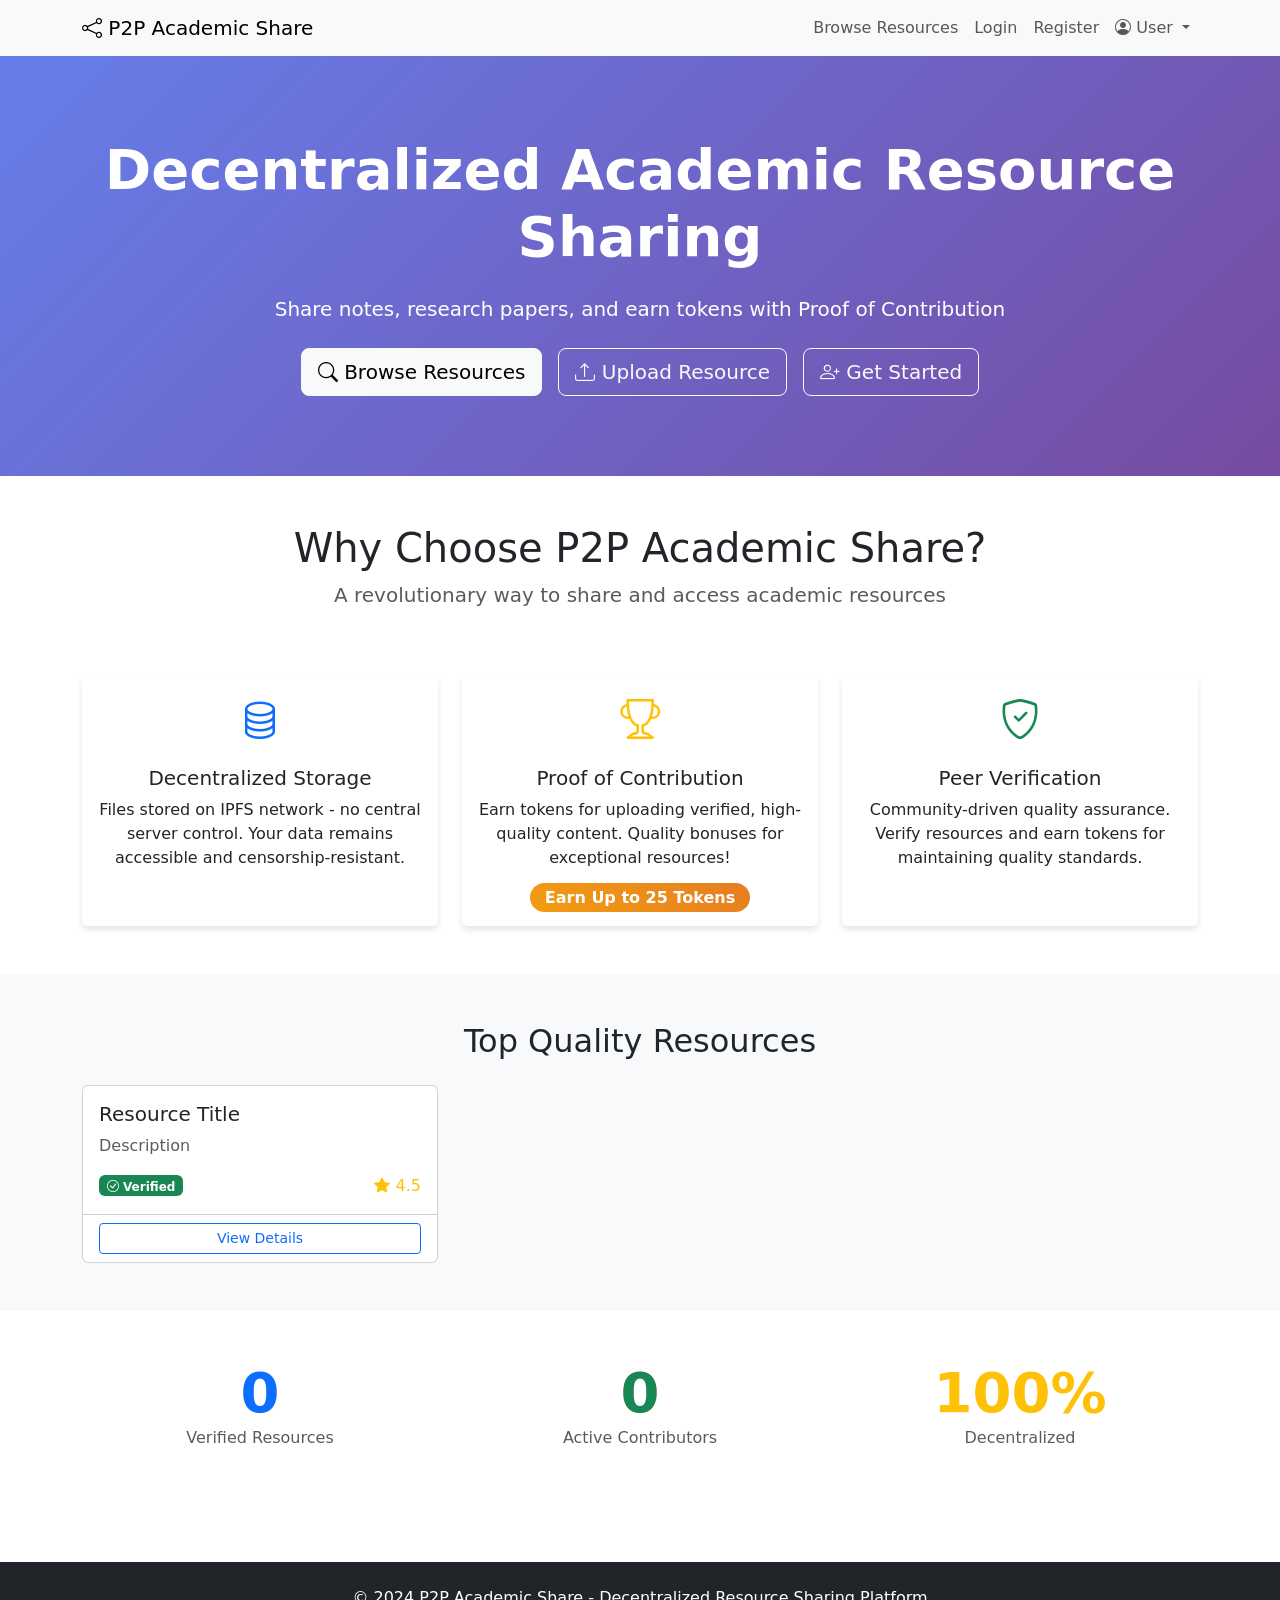
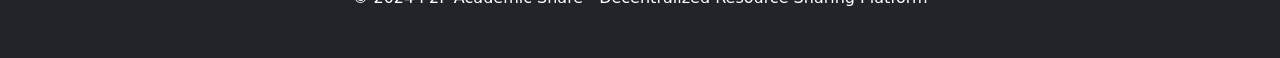
<file: target/classes/templates/index.html>
<!DOCTYPE html>
<html lang="en" xmlns:th="http://www.thymeleaf.org">
<head>
    <meta charset="UTF-8">
    <meta name="viewport" content="width=device-width, initial-scale=1.0">
    <title>P2P Academic Share - Decentralized Resource Sharing</title>
    <link href="https://cdn.jsdelivr.net/npm/bootstrap@5.3.0/dist/css/bootstrap.min.css" rel="stylesheet">
    <link rel="stylesheet" href="https://cdn.jsdelivr.net/npm/bootstrap-icons@1.11.0/font/bootstrap-icons.css">
    <style>
        .hero-section {
            background: linear-gradient(135deg, #667eea 0%, #764ba2 100%);
            color: white;
            padding: 80px 0;
        }
        .feature-card {
            transition: transform 0.3s;
            border: none;
            box-shadow: 0 4px 6px rgba(0,0,0,0.1);
        }
        .feature-card:hover {
            transform: translateY(-5px);
        }
        .token-badge {
            background: linear-gradient(45deg, #f39c12, #e67e22);
            color: white;
            padding: 5px 15px;
            border-radius: 20px;
            font-weight: bold;
        }
    </style>
</head>
<body>
    <!-- Navigation -->
    <nav class="navbar navbar-expand-lg navbar-light bg-light">
        <div class="container">
            <a class="navbar-brand" href="/">
                <i class="bi bi-share"></i> P2P Academic Share
            </a>
            <button class="navbar-toggler" type="button" data-bs-toggle="collapse" data-bs-target="#navbarNav">
                <span class="navbar-toggler-icon"></span>
            </button>
            <div class="collapse navbar-collapse" id="navbarNav">
                <ul class="navbar-nav ms-auto">
                    <li class="nav-item">
                        <a class="nav-link" href="/resources">Browse Resources</a>
                    </li>
                    <li class="nav-item" th:if="${session.userId == null}">
                        <a class="nav-link" href="/login">Login</a>
                    </li>
                    <li class="nav-item" th:if="${session.userId == null}">
                        <a class="nav-link" href="/register">Register</a>
                    </li>
                    <li class="nav-item dropdown" th:if="${session.userId != null}">
                        <a class="nav-link dropdown-toggle" href="#" role="button" data-bs-toggle="dropdown">
                            <i class="bi bi-person-circle"></i> <span th:text="${session.username}">User</span>
                        </a>
                        <ul class="dropdown-menu">
                            <li><a class="dropdown-item" href="/dashboard">Dashboard</a></li>
                            <li><a class="dropdown-item" href="/upload">Upload Resource</a></li>
                            <li><hr class="dropdown-divider"></li>
                            <li><a class="dropdown-item" href="/logout">Logout</a></li>
                        </ul>
                    </li>
                </ul>
            </div>
        </div>
    </nav>

    <!-- Hero Section -->
    <div class="hero-section">
        <div class="container text-center">
            <h1 class="display-4 fw-bold mb-4">Decentralized Academic Resource Sharing</h1>
            <p class="lead mb-4">Share notes, research papers, and earn tokens with Proof of Contribution</p>
            <div class="d-flex justify-content-center gap-3">
                <a href="/resources" class="btn btn-light btn-lg">
                    <i class="bi bi-search"></i> Browse Resources
                </a>
                <a href="/upload" class="btn btn-outline-light btn-lg" th:if="${session.userId != null}">
                    <i class="bi bi-upload"></i> Upload Resource
                </a>
                <a href="/register" class="btn btn-outline-light btn-lg" th:if="${session.userId == null}">
                    <i class="bi bi-person-plus"></i> Get Started
                </a>
            </div>
        </div>
    </div>

    <!-- Features Section -->
    <div class="container py-5">
        <div class="row text-center mb-5">
            <div class="col">
                <h2 class="display-6">Why Choose P2P Academic Share?</h2>
                <p class="lead text-muted">A revolutionary way to share and access academic resources</p>
            </div>
        </div>
        
        <div class="row g-4">
            <div class="col-md-4">
                <div class="card feature-card h-100">
                    <div class="card-body text-center">
                        <i class="bi bi-database fs-1 text-primary"></i>
                        <h5 class="card-title mt-3">Decentralized Storage</h5>
                        <p class="card-text">Files stored on IPFS network - no central server control. Your data remains accessible and censorship-resistant.</p>
                    </div>
                </div>
            </div>
            
            <div class="col-md-4">
                <div class="card feature-card h-100">
                    <div class="card-body text-center">
                        <i class="bi bi-trophy fs-1 text-warning"></i>
                        <h5 class="card-title mt-3">Proof of Contribution</h5>
                        <p class="card-text">Earn tokens for uploading verified, high-quality content. Quality bonuses for exceptional resources!</p>
                        <span class="token-badge">Earn Up to 25 Tokens</span>
                    </div>
                </div>
            </div>
            
            <div class="col-md-4">
                <div class="card feature-card h-100">
                    <div class="card-body text-center">
                        <i class="bi bi-shield-check fs-1 text-success"></i>
                        <h5 class="card-title mt-3">Peer Verification</h5>
                        <p class="card-text">Community-driven quality assurance. Verify resources and earn tokens for maintaining quality standards.</p>
                    </div>
                </div>
            </div>
        </div>
    </div>

    <!-- Top Resources Section -->
    <div class="bg-light py-5" th:if="${not #lists.isEmpty(topResources)}">
        <div class="container">
            <h2 class="text-center mb-4">Top Quality Resources</h2>
            <div class="row g-4">
                <div class="col-md-4" th:each="resource : ${topResources}">
                    <div class="card h-100">
                        <div class="card-body">
                            <h5 class="card-title" th:text="${resource.title}">Resource Title</h5>
                            <p class="card-text text-muted" th:text="${#strings.abbreviate(resource.description, 100)}">Description</p>
                            <div class="d-flex justify-content-between align-items-center">
                                <span class="badge bg-success" th:if="${resource.verificationStatus.name() == 'VERIFIED'}">
                                    <i class="bi bi-check-circle"></i> Verified
                                </span>
                                <span class="text-warning">
                                    <i class="bi bi-star-fill"></i> 
                                    <span th:text="${#numbers.formatDecimal(resource.qualityScore, 1, 1)}">4.5</span>
                                </span>
                            </div>
                        </div>
                        <div class="card-footer bg-transparent">
                            <a th:href="@{/resources/{id}(id=${resource.id})}" class="btn btn-outline-primary btn-sm w-100">
                                View Details
                            </a>
                        </div>
                    </div>
                </div>
            </div>
        </div>
    </div>

    <!-- Stats Section -->
    <div class="container py-5">
        <div class="row text-center">
            <div class="col-md-4 mb-3">
                <div class="display-4 fw-bold text-primary" th:text="${totalResources}">0</div>
                <div class="text-muted">Verified Resources</div>
            </div>
            <div class="col-md-4 mb-3">
                <div class="display-4 fw-bold text-success" th:text="${#lists.size(topContributors)}">0</div>
                <div class="text-muted">Active Contributors</div>
            </div>
            <div class="col-md-4 mb-3">
                <div class="display-4 fw-bold text-warning">100%</div>
                <div class="text-muted">Decentralized</div>
            </div>
        </div>
    </div>

    <!-- Footer -->
    <footer class="bg-dark text-white py-4 mt-5">
        <div class="container text-center">
            <p class="mb-0">&copy; 2024 P2P Academic Share - Decentralized Resource Sharing Platform</p>
            <small class="text-muted">Powered by IPFS and Proof of Contribution</small>
        </div>
    </footer>

    <script src="https://cdn.jsdelivr.net/npm/bootstrap@5.3.0/dist/js/bootstrap.bundle.min.js"></script>
</body>
</html>
</file>
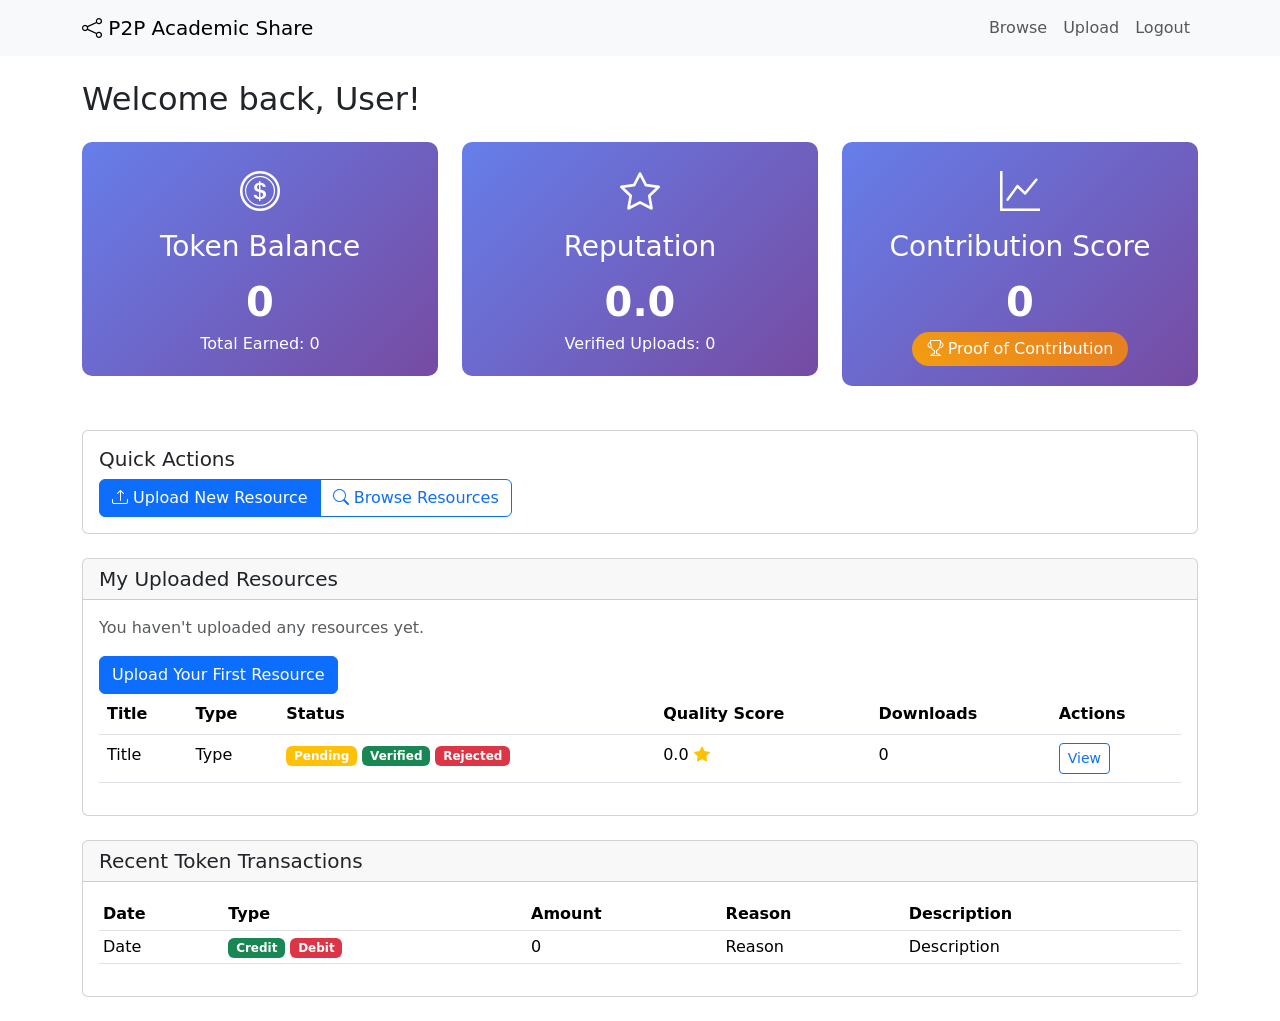
<file: target/classes/templates/dashboard.html>
<!DOCTYPE html>
<html lang="en" xmlns:th="http://www.thymeleaf.org">
<head>
    <meta charset="UTF-8">
    <meta name="viewport" content="width=device-width, initial-scale=1.0">
    <title>Dashboard - P2P Academic Share</title>
    <link href="https://cdn.jsdelivr.net/npm/bootstrap@5.3.0/dist/css/bootstrap.min.css" rel="stylesheet">
    <link rel="stylesheet" href="https://cdn.jsdelivr.net/npm/bootstrap-icons@1.11.0/font/bootstrap-icons.css">
    <style>
        .stat-card {
            background: linear-gradient(135deg, #667eea 0%, #764ba2 100%);
            color: white;
            border-radius: 10px;
            padding: 20px;
            margin-bottom: 20px;
        }
        .token-balance {
            font-size: 2.5rem;
            font-weight: bold;
        }
        .contribution-score {
            background: linear-gradient(45deg, #f39c12, #e67e22);
            color: white;
            padding: 5px 15px;
            border-radius: 20px;
            display: inline-block;
        }
    </style>
</head>
<body>
    <nav class="navbar navbar-expand-lg navbar-light bg-light">
        <div class="container">
            <a class="navbar-brand" href="/">
                <i class="bi bi-share"></i> P2P Academic Share
            </a>
            <div class="navbar-nav ms-auto">
                <a class="nav-link" href="/resources">Browse</a>
                <a class="nav-link" href="/upload">Upload</a>
                <a class="nav-link" href="/logout">Logout</a>
            </div>
        </div>
    </nav>

    <div class="container py-4">
        <h2 class="mb-4">
            Welcome back, <span th:text="${user.username}">User</span>!
        </h2>

        <!-- Stats Overview -->
        <div class="row mb-4">
            <div class="col-md-4">
                <div class="stat-card text-center">
                    <i class="bi bi-coin fs-1"></i>
                    <h3 class="mt-2">Token Balance</h3>
                    <div class="token-balance" th:text="${tokenBalance.currentBalance}">0</div>
                    <p class="mb-0">Total Earned: <span th:text="${tokenBalance.totalEarned}">0</span></p>
                </div>
            </div>
            <div class="col-md-4">
                <div class="stat-card text-center">
                    <i class="bi bi-star fs-1"></i>
                    <h3 class="mt-2">Reputation</h3>
                    <div class="token-balance" th:text="${#numbers.formatDecimal(user.reputationScore, 1, 1)}">0.0</div>
                    <p class="mb-0">Verified Uploads: <span th:text="${user.verifiedUploads}">0</span></p>
                </div>
            </div>
            <div class="col-md-4">
                <div class="stat-card text-center">
                    <i class="bi bi-graph-up fs-1"></i>
                    <h3 class="mt-2">Contribution Score</h3>
                    <div class="token-balance" th:text="${#numbers.formatDecimal(contributionScore, 1, 0)}">0</div>
                    <span class="contribution-score">
                        <i class="bi bi-trophy"></i> Proof of Contribution
                    </span>
                </div>
            </div>
        </div>

        <!-- Quick Actions -->
        <div class="row mb-4">
            <div class="col-12">
                <div class="card">
                    <div class="card-body">
                        <h5 class="card-title">Quick Actions</h5>
                        <div class="btn-group">
                            <a href="/upload" class="btn btn-primary">
                                <i class="bi bi-upload"></i> Upload New Resource
                            </a>
                            <a href="/resources" class="btn btn-outline-primary">
                                <i class="bi bi-search"></i> Browse Resources
                            </a>
                        </div>
                    </div>
                </div>
            </div>
        </div>

        <!-- My Resources -->
        <div class="row mb-4">
            <div class="col-12">
                <div class="card">
                    <div class="card-header">
                        <h5 class="mb-0">My Uploaded Resources</h5>
                    </div>
                    <div class="card-body">
                        <div th:if="${#lists.isEmpty(userResources)}">
                            <p class="text-muted">You haven't uploaded any resources yet.</p>
                            <a href="/upload" class="btn btn-primary">Upload Your First Resource</a>
                        </div>
                        <div class="table-responsive" th:if="${not #lists.isEmpty(userResources)}">
                            <table class="table table-hover">
                                <thead>
                                    <tr>
                                        <th>Title</th>
                                        <th>Type</th>
                                        <th>Status</th>
                                        <th>Quality Score</th>
                                        <th>Downloads</th>
                                        <th>Actions</th>
                                    </tr>
                                </thead>
                                <tbody>
                                    <tr th:each="resource : ${userResources}">
                                        <td th:text="${resource.title}">Title</td>
                                        <td th:text="${resource.resourceType}">Type</td>
                                        <td>
                                            <span class="badge bg-warning" th:if="${resource.verificationStatus.name() == 'PENDING'}">Pending</span>
                                            <span class="badge bg-success" th:if="${resource.verificationStatus.name() == 'VERIFIED'}">Verified</span>
                                            <span class="badge bg-danger" th:if="${resource.verificationStatus.name() == 'REJECTED'}">Rejected</span>
                                        </td>
                                        <td>
                                            <span th:text="${#numbers.formatDecimal(resource.qualityScore, 1, 1)}">0.0</span>
                                            <i class="bi bi-star-fill text-warning"></i>
                                        </td>
                                        <td th:text="${resource.downloadCount}">0</td>
                                        <td>
                                            <a th:href="@{/resources/{id}(id=${resource.id})}" 
                                               class="btn btn-sm btn-outline-primary">View</a>
                                        </td>
                                    </tr>
                                </tbody>
                            </table>
                        </div>
                    </div>
                </div>
            </div>
        </div>

        <!-- Recent Transactions -->
        <div class="row">
            <div class="col-12">
                <div class="card">
                    <div class="card-header">
                        <h5 class="mb-0">Recent Token Transactions</h5>
                    </div>
                    <div class="card-body">
                        <div class="table-responsive">
                            <table class="table table-sm">
                                <thead>
                                    <tr>
                                        <th>Date</th>
                                        <th>Type</th>
                                        <th>Amount</th>
                                        <th>Reason</th>
                                        <th>Description</th>
                                    </tr>
                                </thead>
                                <tbody>
                                    <tr th:each="tx : ${transactions}" th:if="${tx != null}">
                                        <td th:text="${#temporals.format(tx.createdAt, 'yyyy-MM-dd HH:mm')}">Date</td>
                                        <td>
                                            <span class="badge bg-success" th:if="${tx.transactionType.name() == 'CREDIT'}">Credit</span>
                                            <span class="badge bg-danger" th:if="${tx.transactionType.name() == 'DEBIT'}">Debit</span>
                                        </td>
                                        <td>
                                            <span th:class="${tx.transactionType.name() == 'CREDIT' ? 'text-success' : 'text-danger'}">
                                                <span th:text="${tx.transactionType.name() == 'CREDIT' ? '+' : '-'}"></span>
                                                <span th:text="${tx.amount}">0</span>
                                            </span>
                                        </td>
                                        <td th:text="${tx.transactionReason}">Reason</td>
                                        <td th:text="${tx.description}">Description</td>
                                    </tr>
                                </tbody>
                            </table>
                        </div>
                    </div>
                </div>
            </div>
        </div>
    </div>

    <script src="https://cdn.jsdelivr.net/npm/bootstrap@5.3.0/dist/js/bootstrap.bundle.min.js"></script>
</body>
</html>
</file>
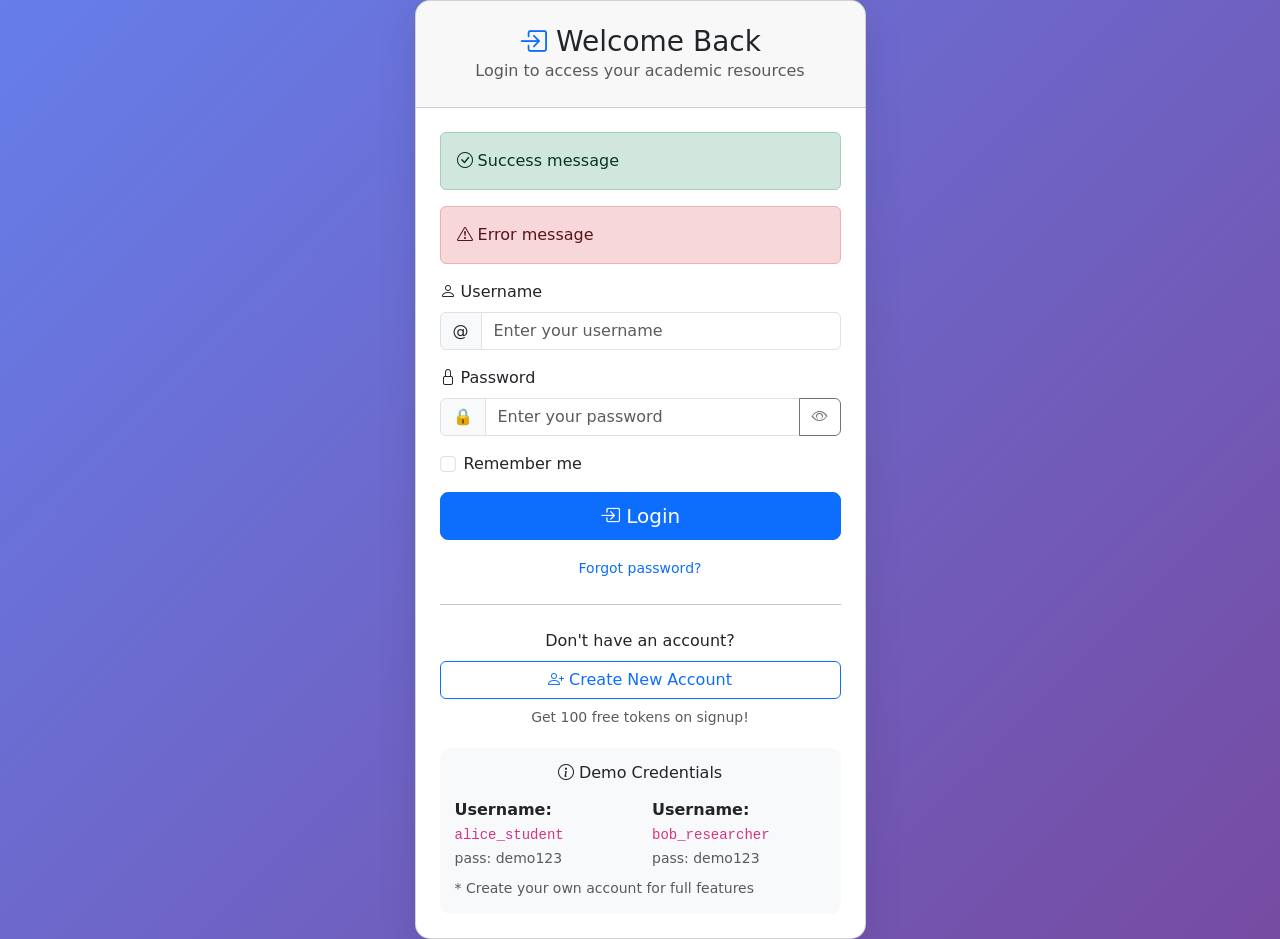
<file: target/classes/templates/login.html>
<!DOCTYPE html>
<html lang="en" xmlns:th="http://www.thymeleaf.org">
<head>
    <meta charset="UTF-8">
    <meta name="viewport" content="width=device-width, initial-scale=1.0">
    <title>Login - P2P Academic Share</title>
    <link href="https://cdn.jsdelivr.net/npm/bootstrap@5.3.0/dist/css/bootstrap.min.css" rel="stylesheet">
    <link rel="stylesheet" href="https://cdn.jsdelivr.net/npm/bootstrap-icons@1.11.0/font/bootstrap-icons.css">
    <style>
        body {
            background: linear-gradient(135deg, #667eea 0%, #764ba2 100%);
            min-height: 100vh;
            display: flex;
            align-items: center;
        }
        .login-card {
            border-radius: 15px;
            box-shadow: 0 10px 40px rgba(0,0,0,0.1);
        }
        .demo-credentials {
            background-color: #f8f9fa;
            border-radius: 10px;
            padding: 15px;
            margin-top: 20px;
        }
    </style>
</head>
<body>
    <div class="container">
        <div class="row justify-content-center">
            <div class="col-md-6 col-lg-5">
                <div class="card login-card">
                    <div class="card-header text-center pt-4">
                        <h3 class="mb-0">
                            <i class="bi bi-box-arrow-in-right text-primary"></i> 
                            Welcome Back
                        </h3>
                        <p class="text-muted">Login to access your academic resources</p>
                    </div>
                    <div class="card-body p-4">
                        <div th:if="${success}" class="alert alert-success">
                            <i class="bi bi-check-circle"></i> 
                            <span th:text="${success}">Success message</span>
                        </div>

                        <div th:if="${error}" class="alert alert-danger">
                            <i class="bi bi-exclamation-triangle"></i> 
                            <span th:text="${error}">Error message</span>
                        </div>

                        <form action="/login" method="POST">
                            <div class="mb-3">
                                <label for="username" class="form-label">
                                    <i class="bi bi-person"></i> Username
                                </label>
                                <div class="input-group">
                                    <span class="input-group-text">@</span>
                                    <input type="text" 
                                           class="form-control" 
                                           id="username" 
                                           name="username" 
                                           required 
                                           placeholder="Enter your username">
                                </div>
                            </div>

                            <div class="mb-3">
                                <label for="password" class="form-label">
                                    <i class="bi bi-lock"></i> Password
                                </label>
                                <div class="input-group">
                                    <span class="input-group-text">🔒</span>
                                    <input type="password" 
                                           class="form-control" 
                                           id="password" 
                                           name="password" 
                                           required 
                                           placeholder="Enter your password">
                                    <button class="btn btn-outline-secondary" 
                                            type="button" 
                                            onclick="togglePassword()">
                                        <i class="bi bi-eye"></i>
                                    </button>
                                </div>
                            </div>

                            <div class="mb-3 form-check">
                                <input type="checkbox" class="form-check-input" id="rememberMe">
                                <label class="form-check-label" for="rememberMe">
                                    Remember me
                                </label>
                            </div>

                            <div class="d-grid gap-2">
                                <button type="submit" class="btn btn-primary btn-lg">
                                    <i class="bi bi-box-arrow-in-right"></i> Login
                                </button>
                            </div>
                        </form>

                        <div class="text-center mt-3">
                            <a href="#" class="text-decoration-none small">Forgot password?</a>
                        </div>

                        <hr class="my-4">

                        <div class="text-center">
                            <p class="mb-2">Don't have an account?</p>
                            <a href="/register" class="btn btn-outline-primary w-100">
                                <i class="bi bi-person-plus"></i> Create New Account
                            </a>
                            <small class="text-muted d-block mt-2">
                                Get 100 free tokens on signup!
                            </small>
                        </div>

                        <!-- Demo Credentials -->
                        <div class="demo-credentials">
                            <h6 class="text-center mb-3">
                                <i class="bi bi-info-circle"></i> Demo Credentials
                            </h6>
                            <div class="row">
                                <div class="col-6">
                                    <strong>Username:</strong><br>
                                    <code>alice_student</code><br>
                                    <small class="text-muted">pass: demo123</small>
                                </div>
                                <div class="col-6">
                                    <strong>Username:</strong><br>
                                    <code>bob_researcher</code><br>
                                    <small class="text-muted">pass: demo123</small>
                                </div>
                            </div>
                            <p class="text-muted small mt-2 mb-0">
                                * Create your own account for full features
                            </p>
                        </div>
                    </div>
                </div>
            </div>
        </div>
    </div>

    <script src="https://cdn.jsdelivr.net/npm/bootstrap@5.3.0/dist/js/bootstrap.bundle.min.js"></script>
    <script>
        function togglePassword() {
            const passwordInput = document.getElementById('password');
            const type = passwordInput.getAttribute('type') === 'password' ? 'text' : 'password';
            passwordInput.setAttribute('type', type);
        }

        // Auto-fill demo credentials (for testing)
        document.querySelectorAll('.demo-credentials code').forEach(code => {
            code.style.cursor = 'pointer';
            code.addEventListener('click', function() {
                const username = this.textContent.trim();
                document.getElementById('username').value = username;
                document.getElementById('password').value = 'demo123';
            });
        });
    </script>
</body>
</html>
</file>
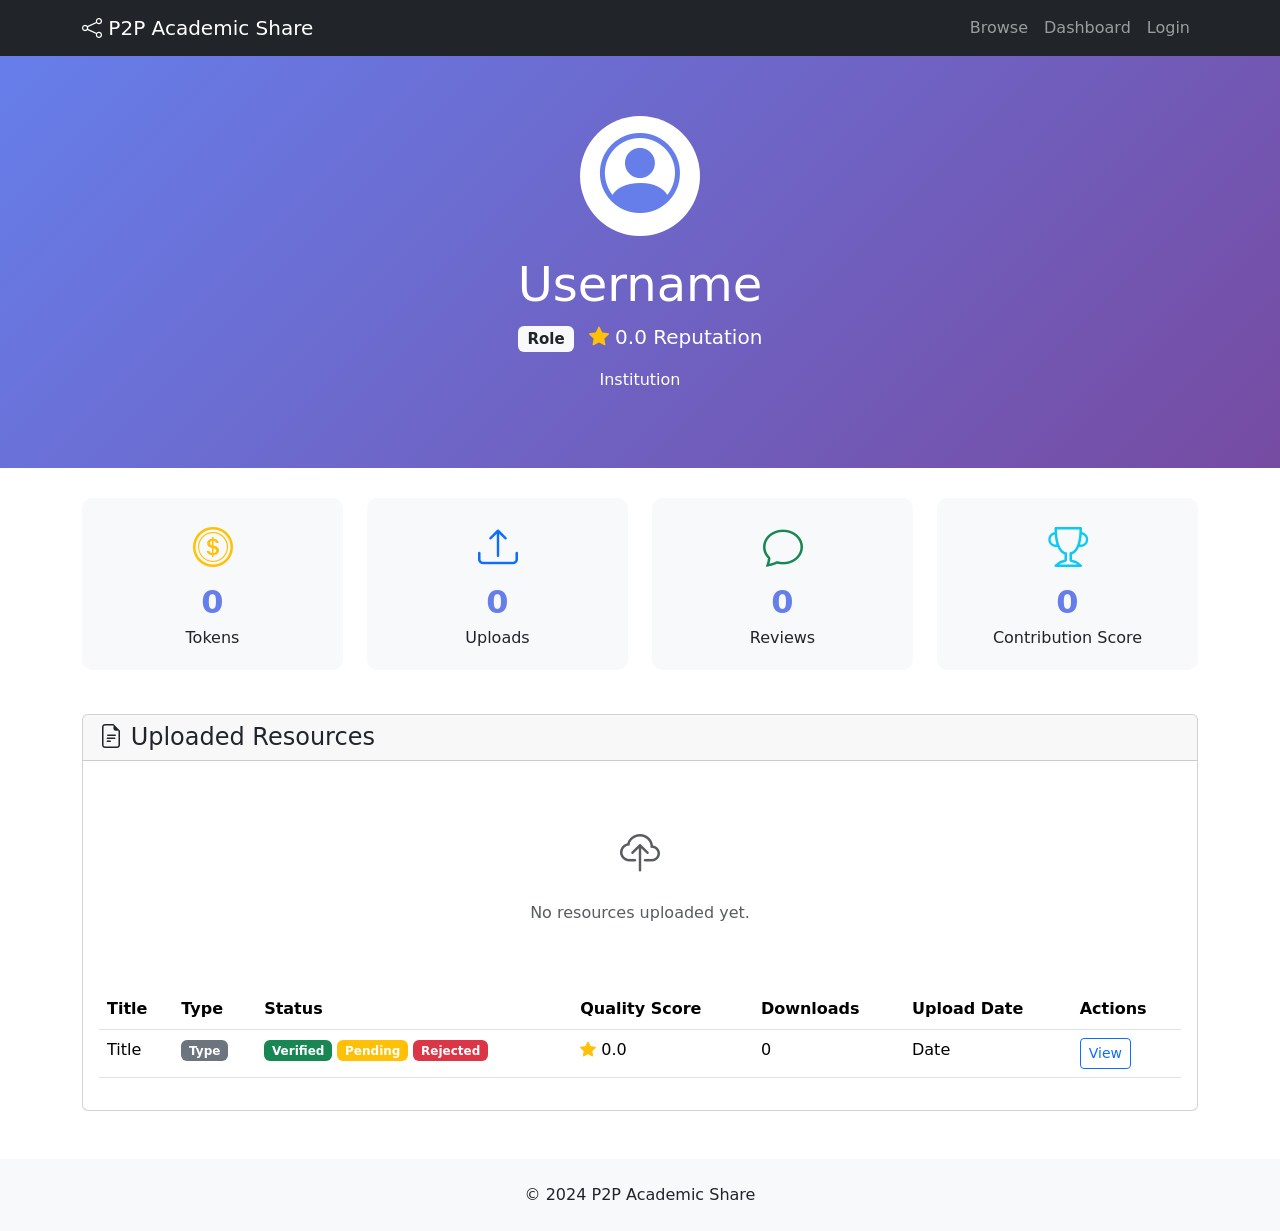
<file: target/classes/templates/profile.html>
<!DOCTYPE html>
<html lang="en" xmlns:th="http://www.thymeleaf.org">
<head>
    <meta charset="UTF-8">
    <meta name="viewport" content="width=device-width, initial-scale=1.0">
    <title th:text="${profileUser.username} + ' - Profile'">User Profile</title>
    <link href="https://cdn.jsdelivr.net/npm/bootstrap@5.3.0/dist/css/bootstrap.min.css" rel="stylesheet">
    <link rel="stylesheet" href="https://cdn.jsdelivr.net/npm/bootstrap-icons@1.11.0/font/bootstrap-icons.css">
    <style>
        .profile-header {
            background: linear-gradient(135deg, #667eea 0%, #764ba2 100%);
            color: white;
            padding: 60px 0;
            margin-bottom: 30px;
        }
        .profile-avatar {
            width: 120px;
            height: 120px;
            background: white;
            border-radius: 50%;
            display: flex;
            align-items: center;
            justify-content: center;
            margin: 0 auto 20px;
        }
        .stat-card {
            text-align: center;
            padding: 20px;
            border-radius: 10px;
            background: #f8f9fa;
            margin-bottom: 20px;
        }
        .stat-value {
            font-size: 2rem;
            font-weight: bold;
            color: #667eea;
        }
    </style>
</head>
<body>
    <!-- Navigation -->
    <nav class="navbar navbar-expand-lg navbar-dark bg-dark">
        <div class="container">
            <a class="navbar-brand" href="/">
                <i class="bi bi-share"></i> P2P Academic Share
            </a>
            <div class="navbar-nav ms-auto">
                <a class="nav-link" href="/resources">Browse</a>
                <a class="nav-link" href="/dashboard" th:if="${session.userId != null}">Dashboard</a>
                <a class="nav-link" href="/login" th:if="${session.userId == null}">Login</a>
            </div>
        </div>
    </nav>

    <!-- Profile Header -->
    <div class="profile-header">
        <div class="container text-center">
            <div class="profile-avatar">
                <i class="bi bi-person-circle" style="font-size: 80px; color: #667eea;"></i>
            </div>
            <h1 class="display-5" th:text="${profileUser.username}">Username</h1>
            <p class="lead">
                <span class="badge bg-light text-dark" th:text="${profileUser.role}">Role</span>
                <span class="ms-2">
                    <i class="bi bi-star-fill text-warning"></i>
                    <span th:text="${#numbers.formatDecimal(profileUser.reputationScore, 1, 1)}">0.0</span> Reputation
                </span>
            </p>
            <p th:if="${profileUser.institution}" th:text="${profileUser.institution}">Institution</p>
        </div>
    </div>

    <div class="container">
        <!-- Stats Overview -->
        <div class="row mb-4">
            <div class="col-md-3">
                <div class="stat-card">
                    <i class="bi bi-coin fs-1 text-warning"></i>
                    <div class="stat-value" th:text="${tokenBalance.currentBalance}">0</div>
                    <div>Tokens</div>
                    <small class="text-muted" th:text="${tokenBalance.totalEarned} + ' total earned'"></small>
                </div>
            </div>
            <div class="col-md-3">
                <div class="stat-card">
                    <i class="bi bi-upload fs-1 text-primary"></i>
                    <div class="stat-value" th:text="${profileUser.totalUploads}">0</div>
                    <div>Uploads</div>
                    <small class="text-muted" th:text="${profileUser.verifiedUploads} + ' verified'"></small>
                </div>
            </div>
            <div class="col-md-3">
                <div class="stat-card">
                    <i class="bi bi-chat fs-1 text-success"></i>
                    <div class="stat-value" th:text="${profileUser.totalReviews}">0</div>
                    <div>Reviews</div>
                </div>
            </div>
            <div class="col-md-3">
                <div class="stat-card">
                    <i class="bi bi-trophy fs-1 text-info"></i>
                    <div class="stat-value" th:text="${#numbers.formatDecimal(contributionScore, 1, 0)}">0</div>
                    <div>Contribution Score</div>
                </div>
            </div>
        </div>

        <!-- Resources Section -->
        <div class="row">
            <div class="col-12">
                <div class="card">
                    <div class="card-header">
                        <h4 class="mb-0">
                            <i class="bi bi-file-earmark-text"></i> 
                            Uploaded Resources
                        </h4>
                    </div>
                    <div class="card-body">
                        <div th:if="${#lists.isEmpty(userResources)}" class="text-center py-5">
                            <i class="bi bi-cloud-upload fs-1 text-muted"></i>
                            <p class="text-muted mt-3">No resources uploaded yet.</p>
                        </div>
                        
                        <div class="table-responsive" th:if="${not #lists.isEmpty(userResources)}">
                            <table class="table table-hover">
                                <thead>
                                    <tr>
                                        <th>Title</th>
                                        <th>Type</th>
                                        <th>Status</th>
                                        <th>Quality Score</th>
                                        <th>Downloads</th>
                                        <th>Upload Date</th>
                                        <th>Actions</th>
                                    </tr>
                                </thead>
                                <tbody>
                                    <tr th:each="resource : ${userResources}">
                                        <td>
                                            <a th:href="@{/resources/{id}(id=${resource.id})}" 
                                               th:text="${resource.title}">
                                                Title
                                            </a>
                                        </td>
                                        <td>
                                            <span class="badge bg-secondary" th:text="${resource.resourceType}">
                                                Type
                                            </span>
                                        </td>
                                        <td>
                                            <span class="badge bg-success" 
                                                  th:if="${resource.verificationStatus.name() == 'VERIFIED'}">
                                                Verified
                                            </span>
                                            <span class="badge bg-warning" 
                                                  th:if="${resource.verificationStatus.name() == 'PENDING'}">
                                                Pending
                                            </span>
                                            <span class="badge bg-danger" 
                                                  th:if="${resource.verificationStatus.name() == 'REJECTED'}">
                                                Rejected
                                            </span>
                                        </td>
                                        <td>
                                            <i class="bi bi-star-fill text-warning"></i>
                                            <span th:text="${#numbers.formatDecimal(resource.qualityScore, 1, 1)}">
                                                0.0
                                            </span>
                                        </td>
                                        <td th:text="${resource.downloadCount}">0</td>
                                        <td th:text="${#temporals.format(resource.uploadedAt, 'dd MMM yyyy')}">
                                            Date
                                        </td>
                                        <td>
                                            <a th:href="@{/resources/{id}(id=${resource.id})}" 
                                               class="btn btn-sm btn-outline-primary">
                                                View
                                            </a>
                                        </td>
                                    </tr>
                                </tbody>
                            </table>
                        </div>
                    </div>
                </div>
            </div>
        </div>
    </div>

    <footer class="bg-light mt-5 py-4">
        <div class="container text-center">
            <p class="mb-0">&copy; 2024 P2P Academic Share</p>
        </div>
    </footer>

    <script src="https://cdn.jsdelivr.net/npm/bootstrap@5.3.0/dist/js/bootstrap.bundle.min.js"></script>
</body>
</html>
</file>
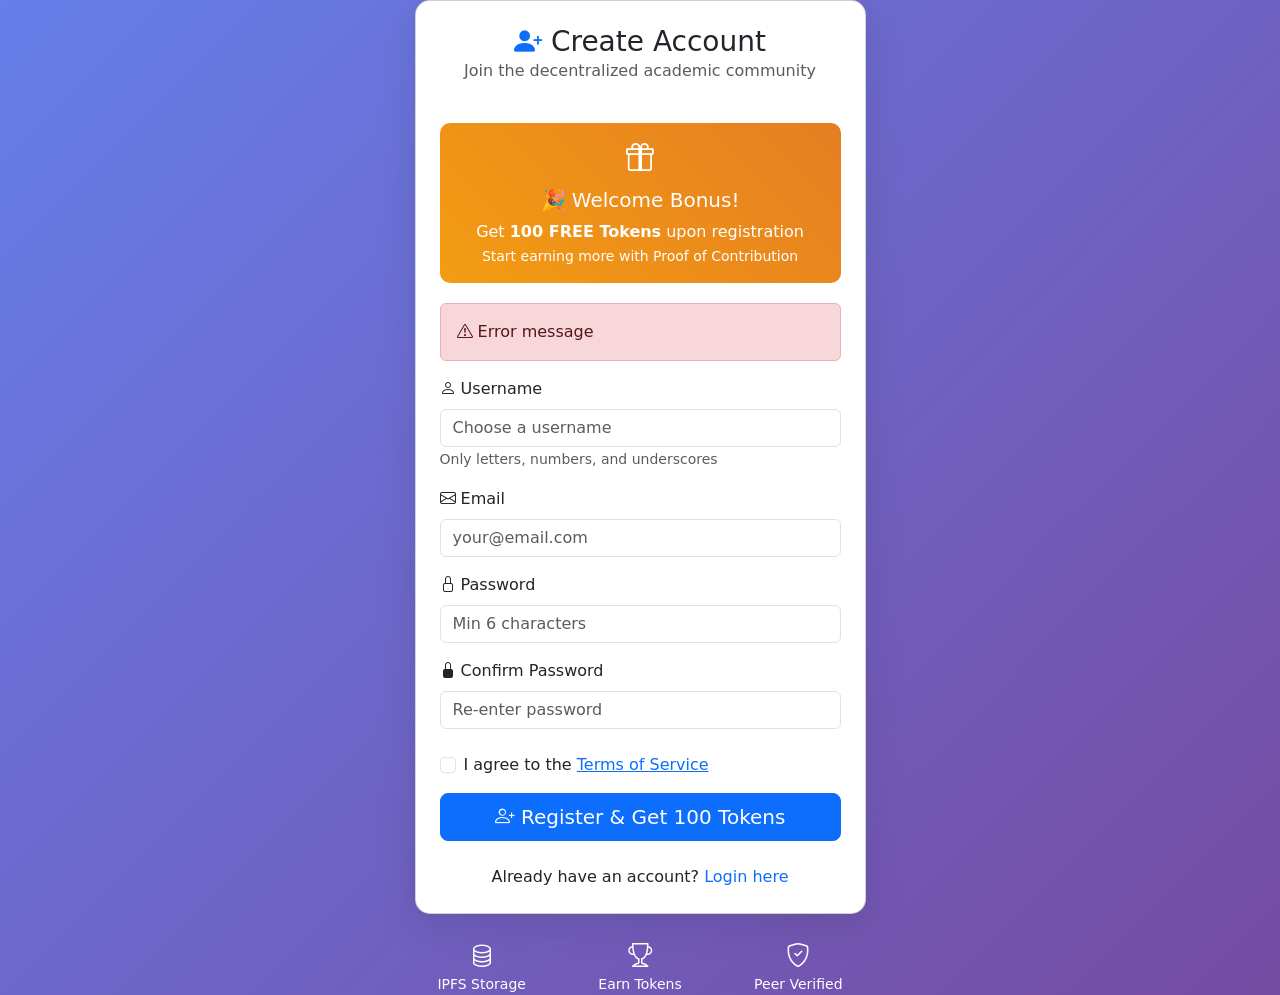
<file: target/classes/templates/register.html>
<!DOCTYPE html>
<html lang="en" xmlns:th="http://www.thymeleaf.org">
<head>
    <meta charset="UTF-8">
    <meta name="viewport" content="width=device-width, initial-scale=1.0">
    <title>Register - P2P Academic Share</title>
    <link href="https://cdn.jsdelivr.net/npm/bootstrap@5.3.0/dist/css/bootstrap.min.css" rel="stylesheet">
    <link rel="stylesheet" href="https://cdn.jsdelivr.net/npm/bootstrap-icons@1.11.0/font/bootstrap-icons.css">
    <style>
        body {
            background: linear-gradient(135deg, #667eea 0%, #764ba2 100%);
            min-height: 100vh;
            display: flex;
            align-items: center;
        }
        .register-card {
            border-radius: 15px;
            box-shadow: 0 10px 40px rgba(0,0,0,0.1);
        }
        .card-header {
            background: transparent;
            border-bottom: none;
            padding-bottom: 0;
        }
        .token-info {
            background: linear-gradient(45deg, #f39c12, #e67e22);
            color: white;
            padding: 15px;
            border-radius: 10px;
            margin-bottom: 20px;
        }
    </style>
</head>
<body>
    <div class="container">
        <div class="row justify-content-center">
            <div class="col-md-6 col-lg-5">
                <div class="card register-card">
                    <div class="card-header text-center pt-4">
                        <h3 class="mb-0">
                            <i class="bi bi-person-plus-fill text-primary"></i> 
                            Create Account
                        </h3>
                        <p class="text-muted">Join the decentralized academic community</p>
                    </div>
                    <div class="card-body p-4">
                        <div class="token-info text-center">
                            <i class="bi bi-gift fs-3"></i>
                            <h5 class="mt-2">🎉 Welcome Bonus!</h5>
                            <p class="mb-0">Get <strong>100 FREE Tokens</strong> upon registration</p>
                            <small>Start earning more with Proof of Contribution</small>
                        </div>

                        <div th:if="${error}" class="alert alert-danger">
                            <i class="bi bi-exclamation-triangle"></i> 
                            <span th:text="${error}">Error message</span>
                        </div>

                        <form action="/register" method="POST">
                            <div class="mb-3">
                                <label for="username" class="form-label">
                                    <i class="bi bi-person"></i> Username
                                </label>
                                <input type="text" 
                                       class="form-control" 
                                       id="username" 
                                       name="username" 
                                       required 
                                       minlength="3"
                                       pattern="[a-zA-Z0-9_]+"
                                       placeholder="Choose a username">
                                <small class="text-muted">Only letters, numbers, and underscores</small>
                            </div>

                            <div class="mb-3">
                                <label for="email" class="form-label">
                                    <i class="bi bi-envelope"></i> Email
                                </label>
                                <input type="email" 
                                       class="form-control" 
                                       id="email" 
                                       name="email" 
                                       required 
                                       placeholder="your@email.com">
                            </div>

                            <div class="mb-3">
                                <label for="password" class="form-label">
                                    <i class="bi bi-lock"></i> Password
                                </label>
                                <input type="password" 
                                       class="form-control" 
                                       id="password" 
                                       name="password" 
                                       required 
                                       minlength="6"
                                       placeholder="Min 6 characters">
                            </div>

                            <div class="mb-4">
                                <label for="confirmPassword" class="form-label">
                                    <i class="bi bi-lock-fill"></i> Confirm Password
                                </label>
                                <input type="password" 
                                       class="form-control" 
                                       id="confirmPassword" 
                                       name="confirmPassword" 
                                       required 
                                       minlength="6"
                                       placeholder="Re-enter password">
                            </div>

                            <div class="mb-3 form-check">
                                <input type="checkbox" class="form-check-input" id="termsCheck" required>
                                <label class="form-check-label" for="termsCheck">
                                    I agree to the <a href="#" data-bs-toggle="modal" data-bs-target="#termsModal">Terms of Service</a>
                                </label>
                            </div>

                            <div class="d-grid gap-2">
                                <button type="submit" class="btn btn-primary btn-lg">
                                    <i class="bi bi-person-plus"></i> Register & Get 100 Tokens
                                </button>
                            </div>
                        </form>

                        <div class="text-center mt-4">
                            <p class="mb-0">Already have an account? 
                                <a href="/login" class="text-decoration-none">
                                    Login here
                                </a>
                            </p>
                        </div>
                    </div>
                </div>

                <!-- Features Preview -->
                <div class="row mt-4 text-center text-white">
                    <div class="col-4">
                        <i class="bi bi-database fs-4"></i>
                        <p class="small mb-0">IPFS Storage</p>
                    </div>
                    <div class="col-4">
                        <i class="bi bi-trophy fs-4"></i>
                        <p class="small mb-0">Earn Tokens</p>
                    </div>
                    <div class="col-4">
                        <i class="bi bi-shield-check fs-4"></i>
                        <p class="small mb-0">Peer Verified</p>
                    </div>
                </div>
            </div>
        </div>
    </div>

    <!-- Terms Modal -->
    <div class="modal fade" id="termsModal" tabindex="-1">
        <div class="modal-dialog">
            <div class="modal-content">
                <div class="modal-header">
                    <h5 class="modal-title">Terms of Service</h5>
                    <button type="button" class="btn-close" data-bs-dismiss="modal"></button>
                </div>
                <div class="modal-body">
                    <h6>1. Decentralized Platform</h6>
                    <p>Files are stored on IPFS network. Once uploaded, content cannot be guaranteed to be deleted due to the nature of distributed storage.</p>
                    
                    <h6>2. Proof of Contribution</h6>
                    <p>Tokens are awarded for quality contributions. The platform reserves the right to adjust reward mechanisms.</p>
                    
                    <h6>3. Content Guidelines</h6>
                    <p>Upload only academic content. No copyrighted materials without permission. No inappropriate content.</p>
                    
                    <h6>4. Token Usage</h6>
                    <p>Tokens represent contribution value within the platform and have no monetary value outside.</p>
                </div>
                <div class="modal-footer">
                    <button type="button" class="btn btn-primary" data-bs-dismiss="modal">I Understand</button>
                </div>
            </div>
        </div>
    </div>

    <script src="https://cdn.jsdelivr.net/npm/bootstrap@5.3.0/dist/js/bootstrap.bundle.min.js"></script>
    <script>
        // Password match validation
        document.querySelector('form').addEventListener('submit', function(e) {
            const password = document.getElementById('password').value;
            const confirmPassword = document.getElementById('confirmPassword').value;
            
            if (password !== confirmPassword) {
                e.preventDefault();
                alert('Passwords do not match!');
            }
        });
    </script>
</body>
</html>
</file>
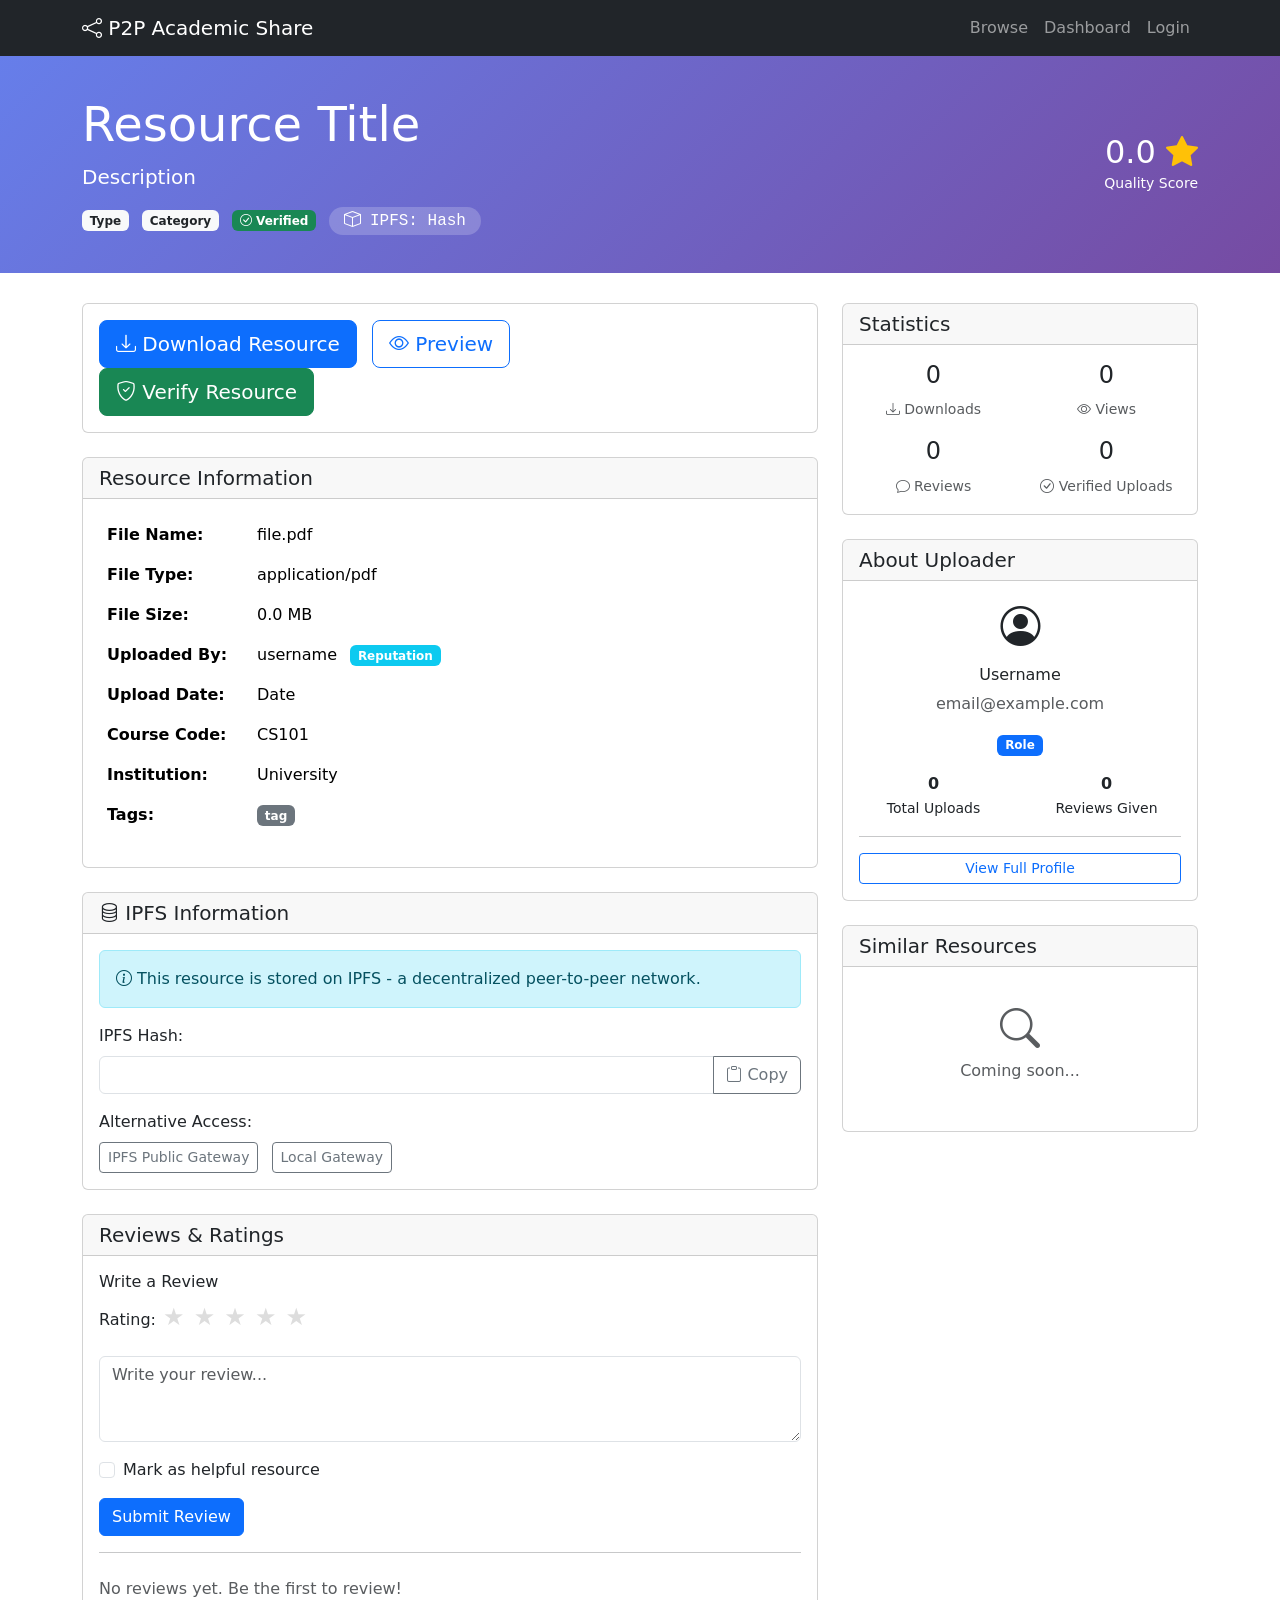
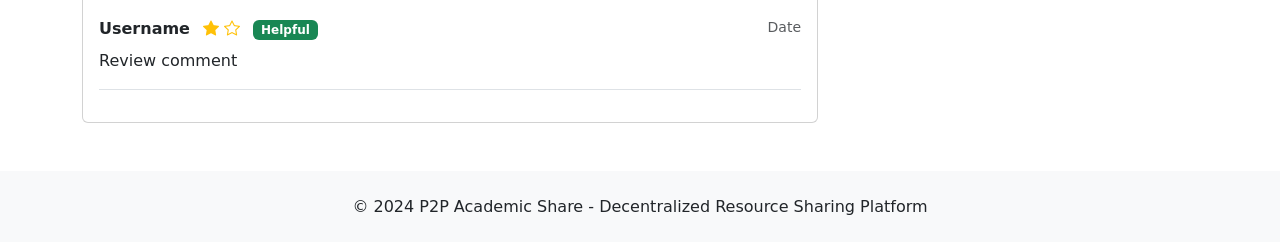
<file: target/classes/templates/resource-detail.html>
<!DOCTYPE html>
<html lang="en" xmlns:th="http://www.thymeleaf.org">
<head>
    <meta charset="UTF-8">
    <meta name="viewport" content="width=device-width, initial-scale=1.0">
    <title th:text="${resource.title} + ' - P2P Academic Share'">Resource Details</title>
    <link href="https://cdn.jsdelivr.net/npm/bootstrap@5.3.0/dist/css/bootstrap.min.css" rel="stylesheet">
    <link rel="stylesheet" href="https://cdn.jsdelivr.net/npm/bootstrap-icons@1.11.0/font/bootstrap-icons.css">
    <style>
        .resource-header {
            background: linear-gradient(135deg, #667eea 0%, #764ba2 100%);
            color: white;
            padding: 40px 0;
            margin-bottom: 30px;
        }
        .ipfs-badge {
            background: rgba(255,255,255,0.2);
            padding: 5px 15px;
            border-radius: 20px;
            font-family: monospace;
        }
        .action-buttons .btn {
            margin-right: 10px;
        }
        .star-rating {
            direction: rtl;
            display: inline-block;
        }
        .star-rating input {
            display: none;
        }
        .star-rating label {
            color: #ddd;
            font-size: 24px;
            padding: 0 2px;
            cursor: pointer;
        }
        .star-rating input:checked ~ label,
        .star-rating label:hover,
        .star-rating label:hover ~ label {
            color: #ffc107;
        }
    </style>
</head>
<body>
    <!-- Navigation -->
    <nav class="navbar navbar-expand-lg navbar-dark bg-dark">
        <div class="container">
            <a class="navbar-brand" href="/">
                <i class="bi bi-share"></i> P2P Academic Share
            </a>
            <div class="navbar-nav ms-auto">
                <a class="nav-link" href="/resources">Browse</a>
                <a class="nav-link" href="/dashboard" th:if="${session.userId != null}">Dashboard</a>
                <a class="nav-link" href="/login" th:if="${session.userId == null}">Login</a>
            </div>
        </div>
    </nav>

    <!-- Resource Header -->
    <div class="resource-header">
        <div class="container">
            <div class="row align-items-center">
                <div class="col-md-8">
                    <h1 class="display-5" th:text="${resource.title}">Resource Title</h1>
                    <p class="lead mb-2" th:text="${resource.description}">Description</p>
                    
                    <div class="mt-3">
                        <span class="badge bg-light text-dark me-2" th:text="${resource.resourceType}">Type</span>
                        <span class="badge bg-light text-dark me-2" th:text="${resource.category}">Category</span>
                        <span class="badge bg-success me-2" th:if="${resource.verificationStatus.name() == 'VERIFIED'}">
                            <i class="bi bi-check-circle"></i> Verified
                        </span>
                        <span class="ipfs-badge">
                            <i class="bi bi-box"></i> IPFS: 
                            <span th:text="${#strings.abbreviate(resource.ipfsHash, 15)}">Hash</span>
                        </span>
                    </div>
                </div>
                <div class="col-md-4 text-end">
                    <div class="quality-score">
                        <h2 class="mb-0">
                            <span th:text="${#numbers.formatDecimal(resource.qualityScore, 1, 1)}">0.0</span>
                            <i class="bi bi-star-fill text-warning"></i>
                        </h2>
                        <small>Quality Score</small>
                    </div>
                </div>
            </div>
        </div>
    </div>

    <div class="container">
        <div class="row">
            <!-- Main Content -->
            <div class="col-md-8">
                <!-- Action Buttons -->
                <div class="card mb-4">
                    <div class="card-body action-buttons">
                        <a th:href="@{/api/files/download/{id}(id=${resource.id})}" 
                           class="btn btn-primary btn-lg">
                            <i class="bi bi-download"></i> Download Resource
                        </a>
                        <a th:href="@{/api/files/view/{id}(id=${resource.id})}" 
                           target="_blank"
                           class="btn btn-outline-primary btn-lg">
                            <i class="bi bi-eye"></i> Preview
                        </a>
                        
                        <div th:if="${session.userId != null && !isOwner && resource.verificationStatus.name() == 'PENDING'}">
                            <form th:action="@{/resources/{id}/verify(id=${resource.id})}" 
                                  method="post" class="d-inline">
                                <button type="submit" class="btn btn-success btn-lg">
                                    <i class="bi bi-shield-check"></i> Verify Resource
                                </button>
                            </form>
                        </div>
                    </div>
                </div>

                <!-- Resource Details -->
                <div class="card mb-4">
                    <div class="card-header">
                        <h5 class="mb-0">Resource Information</h5>
                    </div>
                    <div class="card-body">
                        <table class="table table-borderless">
                            <tr>
                                <th width="150">File Name:</th>
                                <td th:text="${resource.fileName}">file.pdf</td>
                            </tr>
                            <tr>
                                <th>File Type:</th>
                                <td th:text="${resource.fileType}">application/pdf</td>
                            </tr>
                            <tr>
                                <th>File Size:</th>
                                <td th:text="${#numbers.formatDecimal(resource.fileSize / 1024 / 1024, 1, 2)} + ' MB'">0.0 MB</td>
                            </tr>
                            <tr>
                                <th>Uploaded By:</th>
                                <td>
                                    <a th:href="@{/profile/{id}(id=${resource.uploader.id})}" 
                                       th:text="${resource.uploader.username}">
                                        username
                                    </a>
                                    <span class="badge bg-info ms-2" 
                                          th:text="${resource.uploader.reputationScore} + ' ★'">
                                        Reputation
                                    </span>
                                </td>
                            </tr>
                            <tr>
                                <th>Upload Date:</th>
                                <td th:text="${#temporals.format(resource.uploadedAt, 'dd MMM yyyy, HH:mm')}">Date</td>
                            </tr>
                            <tr th:if="${resource.courseCode}">
                                <th>Course Code:</th>
                                <td th:text="${resource.courseCode}">CS101</td>
                            </tr>
                            <tr th:if="${resource.institution}">
                                <th>Institution:</th>
                                <td th:text="${resource.institution}">University</td>
                            </tr>
                            <tr th:if="${resource.tags}">
                                <th>Tags:</th>
                                <td>
                                    <span class="badge bg-secondary me-1" 
                                          th:each="tag : ${#strings.arraySplit(resource.tags, ',')}"
                                          th:text="${tag}">tag</span>
                                </td>
                            </tr>
                        </table>
                    </div>
                </div>

                <!-- IPFS Information -->
                <div class="card mb-4">
                    <div class="card-header">
                        <h5 class="mb-0">
                            <i class="bi bi-database"></i> IPFS Information
                        </h5>
                    </div>
                    <div class="card-body">
                        <div class="alert alert-info">
                            <i class="bi bi-info-circle"></i>
                            This resource is stored on IPFS - a decentralized peer-to-peer network.
                        </div>
                        
                        <div class="mb-3">
                            <label class="form-label">IPFS Hash:</label>
                            <div class="input-group">
                                <input type="text" class="form-control" th:value="${resource.ipfsHash}" readonly>
                                <button class="btn btn-outline-secondary" onclick="copyHash()">
                                    <i class="bi bi-clipboard"></i> Copy
                                </button>
                            </div>
                        </div>
                        
                        <div>
                            <label class="form-label">Alternative Access:</label>
                            <div>
                                <a th:href="'https://ipfs.io/ipfs/' + ${resource.ipfsHash}" 
                                   target="_blank" class="btn btn-outline-secondary btn-sm me-2">
                                    IPFS Public Gateway
                                </a>
                                <a th:href="'http://localhost:8080/ipfs/' + ${resource.ipfsHash}" 
                                   target="_blank" class="btn btn-outline-secondary btn-sm">
                                    Local Gateway
                                </a>
                            </div>
                        </div>
                    </div>
                </div>

                <!-- Reviews Section -->
                <div class="card">
                    <div class="card-header">
                        <h5 class="mb-0">Reviews & Ratings</h5>
                    </div>
                    <div class="card-body">
                        <!-- Add Review -->
                        <div th:if="${session.userId != null && !isOwner}" class="mb-4">
                            <h6>Write a Review</h6>
                            <form id="reviewForm">
                                <div class="mb-3">
                                    <label class="form-label">Rating:</label>
                                    <div class="star-rating">
                                        <input type="radio" id="star5" name="rating" value="5">
                                        <label for="star5" title="5 stars">★</label>
                                        <input type="radio" id="star4" name="rating" value="4">
                                        <label for="star4" title="4 stars">★</label>
                                        <input type="radio" id="star3" name="rating" value="3">
                                        <label for="star3" title="3 stars">★</label>
                                        <input type="radio" id="star2" name="rating" value="2">
                                        <label for="star2" title="2 stars">★</label>
                                        <input type="radio" id="star1" name="rating" value="1">
                                        <label for="star1" title="1 star">★</label>
                                    </div>
                                </div>
                                
                                <div class="mb-3">
                                    <textarea class="form-control" name="comment" rows="3" 
                                              placeholder="Write your review..."></textarea>
                                </div>
                                
                                <div class="mb-3 form-check">
                                    <input type="checkbox" class="form-check-input" id="helpful" name="helpful">
                                    <label class="form-check-label" for="helpful">
                                        Mark as helpful resource
                                    </label>
                                </div>
                                
                                <button type="submit" class="btn btn-primary">
                                    Submit Review
                                </button>
                            </form>
                            <hr>
                        </div>
                        
                        <!-- Reviews List -->
                        <div th:if="${#lists.isEmpty(resource.reviews)}">
                            <p class="text-muted">No reviews yet. Be the first to review!</p>
                        </div>
                        
                        <div th:each="review : ${resource.reviews}" class="review-item mb-3 pb-3 border-bottom">
                            <div class="d-flex justify-content-between">
                                <div>
                                    <strong th:text="${review.reviewer.username}">Username</strong>
                                    <span class="text-warning ms-2">
                                        <i class="bi bi-star-fill" th:each="i : ${#numbers.sequence(1, review.rating)}"></i>
                                        <i class="bi bi-star" th:each="i : ${#numbers.sequence(1, 5 - review.rating)}"></i>
                                    </span>
                                    <span class="badge bg-success ms-2" th:if="${review.isHelpful}">
                                        Helpful
                                    </span>
                                </div>
                                <small class="text-muted" 
                                       th:text="${#temporals.format(review.reviewedAt, 'dd MMM yyyy')}">
                                    Date
                                </small>
                            </div>
                            <p class="mt-2 mb-0" th:text="${review.comment}">Review comment</p>
                        </div>
                    </div>
                </div>
            </div>
            
            <!-- Sidebar -->
            <div class="col-md-4">
                <!-- Stats Card -->
                <div class="card mb-4">
                    <div class="card-header">
                        <h5 class="mb-0">Statistics</h5>
                    </div>
                    <div class="card-body">
                        <div class="row text-center">
                            <div class="col-6 mb-3">
                                <h4 th:text="${resource.downloadCount}">0</h4>
                                <small class="text-muted">
                                    <i class="bi bi-download"></i> Downloads
                                </small>
                            </div>
                            <div class="col-6 mb-3">
                                <h4 th:text="${resource.viewCount}">0</h4>
                                <small class="text-muted">
                                    <i class="bi bi-eye"></i> Views
                                </small>
                            </div>
                            <div class="col-6">
                                <h4 th:text="${#lists.size(resource.reviews)}">0</h4>
                                <small class="text-muted">
                                    <i class="bi bi-chat"></i> Reviews
                                </small>
                            </div>
                            <div class="col-6">
                                <h4 th:text="${resource.uploader.verifiedUploads}">0</h4>
                                <small class="text-muted">
                                    <i class="bi bi-check-circle"></i> Verified Uploads
                                </small>
                            </div>
                        </div>
                    </div>
                </div>
                
                <!-- Uploader Info -->
                <div class="card mb-4">
                    <div class="card-header">
                        <h5 class="mb-0">About Uploader</h5>
                    </div>
                    <div class="card-body text-center">
                        <i class="bi bi-person-circle fs-1"></i>
                        <h6 class="mt-2" th:text="${resource.uploader.username}">Username</h6>
                        <p class="text-muted" th:text="${resource.uploader.email}">email@example.com</p>
                        
                        <div class="mb-3">
                            <span class="badge bg-primary" th:text="${resource.uploader.role}">Role</span>
                        </div>
                        
                        <div class="row">
                            <div class="col-6">
                                <strong th:text="${resource.uploader.totalUploads}">0</strong><br>
                                <small>Total Uploads</small>
                            </div>
                            <div class="col-6">
                                <strong th:text="${resource.uploader.totalReviews}">0</strong><br>
                                <small>Reviews Given</small>
                            </div>
                        </div>
                        
                        <hr>
                        
                        <a th:href="@{/profile/{id}(id=${resource.uploader.id})}" 
                           class="btn btn-outline-primary btn-sm w-100">
                            View Full Profile
                        </a>
                    </div>
                </div>
                
                <!-- Similar Resources -->
                <div class="card">
                    <div class="card-header">
                        <h5 class="mb-0">Similar Resources</h5>
                    </div>
                    <div class="card-body">
                        <p class="text-muted text-center py-3">
                            <i class="bi bi-search fs-1"></i><br>
                            Coming soon...
                        </p>
                    </div>
                </div>
            </div>
        </div>
    </div>

    <footer class="bg-light mt-5 py-4">
        <div class="container text-center">
            <p class="mb-0">&copy; 2024 P2P Academic Share - Decentralized Resource Sharing Platform</p>
        </div>
    </footer>

    <script src="https://cdn.jsdelivr.net/npm/bootstrap@5.3.0/dist/js/bootstrap.bundle.min.js"></script>
    <script>
        function copyHash() {
            const hashInput = document.querySelector('input[readonly]');
            hashInput.select();
            document.execCommand('copy');
            alert('IPFS hash copied to clipboard!');
        }
        
        // Review form submission
        document.getElementById('reviewForm')?.addEventListener('submit', async function(e) {
            e.preventDefault();
            
            const formData = new FormData(this);
            const data = Object.fromEntries(formData.entries());
            
            try {
                const response = await fetch(`/api/users/resources/${resourceId}/review`, {
                    method: 'POST',
                    headers: {
                        'Content-Type': 'application/json',
                    },
                    body: JSON.stringify(data)
                });
                
                if (response.ok) {
                    alert('Review submitted successfully!');
                    location.reload();
                } else {
                    alert('Failed to submit review');
                }
            } catch (error) {
                console.error('Error:', error);
                alert('Error submitting review');
            }
        });
        
        // Get resource ID from URL
        const resourceId = window.location.pathname.split('/').pop();
    </script>
</body>
</html>
</file>
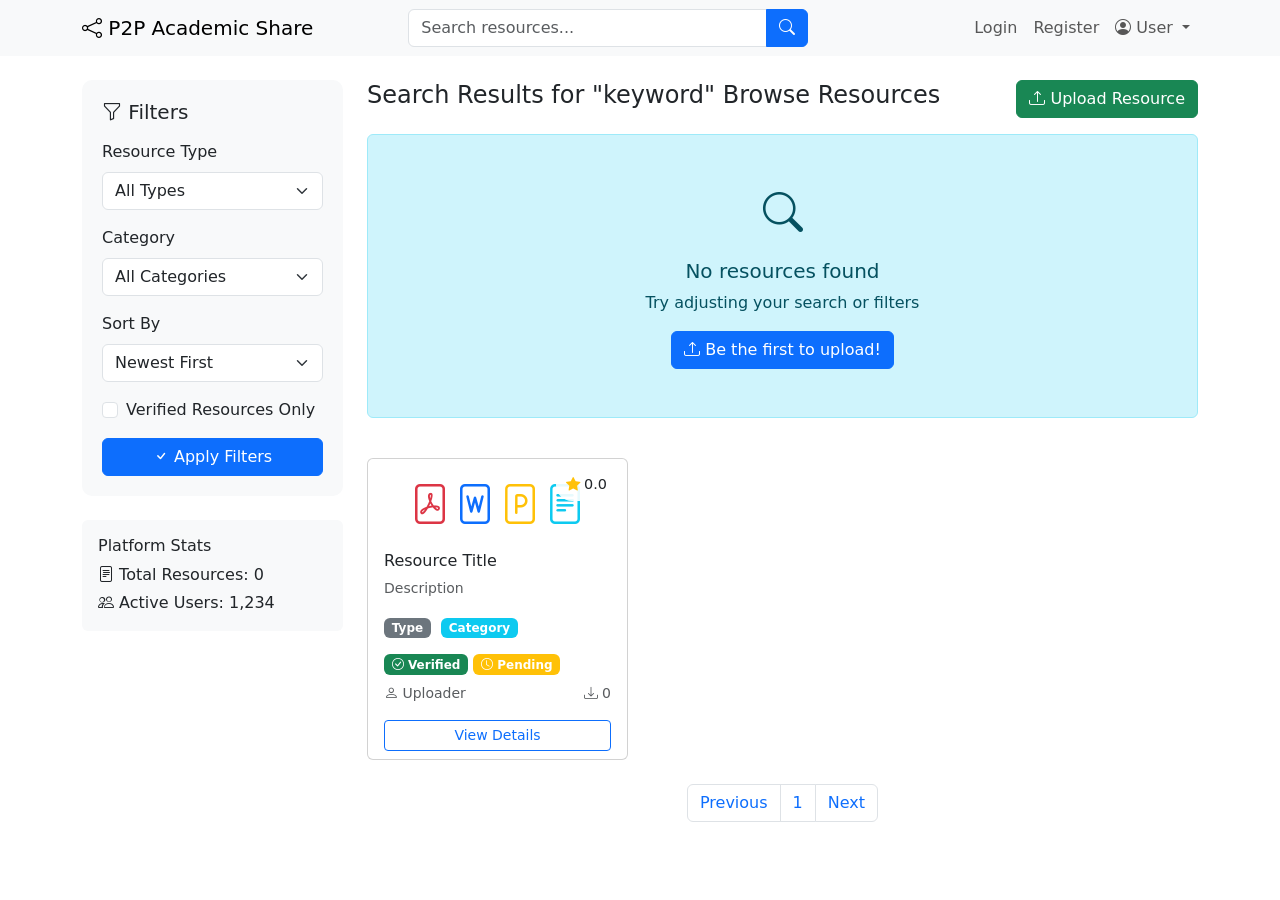
<file: target/classes/templates/resources.html>
<!DOCTYPE html>
<html lang="en" xmlns:th="http://www.thymeleaf.org">
<head>
    <meta charset="UTF-8">
    <meta name="viewport" content="width=device-width, initial-scale=1.0">
    <title>Browse Resources - P2P Academic Share</title>
    <link href="https://cdn.jsdelivr.net/npm/bootstrap@5.3.0/dist/css/bootstrap.min.css" rel="stylesheet">
    <link rel="stylesheet" href="https://cdn.jsdelivr.net/npm/bootstrap-icons@1.11.0/font/bootstrap-icons.css">
    <style>
        .filter-section {
            background-color: #f8f9fa;
            border-radius: 10px;
            padding: 20px;
        }
        .resource-card {
            transition: transform 0.2s, box-shadow 0.2s;
            height: 100%;
        }
        .resource-card:hover {
            transform: translateY(-5px);
            box-shadow: 0 5px 20px rgba(0,0,0,0.1);
        }
        .quality-badge {
            position: absolute;
            top: 10px;
            right: 10px;
            background: rgba(255,255,255,0.9);
            border-radius: 20px;
            padding: 5px 10px;
            font-size: 0.9rem;
        }
        .category-badge {
            margin-right: 5px;
            margin-bottom: 5px;
        }
    </style>
</head>
<body>
    <!-- Navigation -->
    <nav class="navbar navbar-expand-lg navbar-light bg-light">
        <div class="container">
            <a class="navbar-brand" href="/">
                <i class="bi bi-share"></i> P2P Academic Share
            </a>
            <button class="navbar-toggler" type="button" data-bs-toggle="collapse" data-bs-target="#navbarNav">
                <span class="navbar-toggler-icon"></span>
            </button>
            <div class="collapse navbar-collapse" id="navbarNav">
                <!-- Search Bar -->
                <form class="d-flex mx-auto" role="search" th:action="@{/resources}" method="get">
                    <div class="input-group" style="width: 400px;">
                        <input type="text" 
                               class="form-control" 
                               name="search" 
                               placeholder="Search resources..." 
                               th:value="${search}"
                               aria-label="Search">
                        <button class="btn btn-primary" type="submit">
                            <i class="bi bi-search"></i>
                        </button>
                    </div>
                </form>
                
                <ul class="navbar-nav ms-auto">
                    <li class="nav-item" th:if="${session.userId == null}">
                        <a class="nav-link" href="/login">Login</a>
                    </li>
                    <li class="nav-item" th:if="${session.userId == null}">
                        <a class="nav-link" href="/register">Register</a>
                    </li>
                    <li class="nav-item dropdown" th:if="${session.userId != null}">
                        <a class="nav-link dropdown-toggle" href="#" role="button" data-bs-toggle="dropdown">
                            <i class="bi bi-person-circle"></i> <span th:text="${session.username}">User</span>
                        </a>
                        <ul class="dropdown-menu dropdown-menu-end">
                            <li><a class="dropdown-item" href="/dashboard">Dashboard</a></li>
                            <li><a class="dropdown-item" href="/upload">Upload Resource</a></li>
                            <li><hr class="dropdown-divider"></li>
                            <li><a class="dropdown-item" href="/logout">Logout</a></li>
                        </ul>
                    </li>
                </ul>
            </div>
        </div>
    </nav>

    <div class="container py-4">
        <div class="row">
            <!-- Sidebar Filters -->
            <div class="col-md-3">
                <div class="filter-section">
                    <h5 class="mb-3">
                        <i class="bi bi-funnel"></i> Filters
                    </h5>
                    
                    <div class="mb-3">
                        <label class="form-label">Resource Type</label>
                        <select class="form-select" id="typeFilter">
                            <option value="">All Types</option>
                            <option value="PDF">PDF</option>
                            <option value="DOCUMENT">Document</option>
                            <option value="VIDEO">Video</option>
                            <option value="AUDIO">Audio</option>
                            <option value="IMAGE">Image</option>
                            <option value="OTHER">Other</option>
                        </select>
                    </div>
                    
                    <div class="mb-3">
                        <label class="form-label">Category</label>
                        <select class="form-select" id="categoryFilter">
                            <option value="">All Categories</option>
                            <option value="LECTURE_NOTES">Lecture Notes</option>
                            <option value="ASSIGNMENTS">Assignments</option>
                            <option value="PAST_PAPERS">Past Papers</option>
                            <option value="TEXTBOOKS">Textbooks</option>
                            <option value="RESEARCH_PAPERS">Research Papers</option>
                            <option value="OTHER">Other</option>
                        </select>
                    </div>
                    
                    <div class="mb-3">
                        <label class="form-label">Sort By</label>
                        <select class="form-select" id="sortFilter">
                            <option value="newest">Newest First</option>
                            <option value="quality">Highest Quality</option>
                            <option value="downloads">Most Downloaded</option>
                            <option value="rating">Highest Rated</option>
                        </select>
                    </div>
                    
                    <div class="mb-3">
                        <div class="form-check">
                            <input class="form-check-input" type="checkbox" id="verifiedOnly">
                            <label class="form-check-label" for="verifiedOnly">
                                Verified Resources Only
                            </label>
                        </div>
                    </div>
                    
                    <button class="btn btn-primary w-100" onclick="applyFilters()">
                        <i class="bi bi-check"></i> Apply Filters
                    </button>
                </div>
                
                <!-- Stats -->
                <div class="mt-4 p-3 bg-light rounded">
                    <h6>Platform Stats</h6>
                    <p class="mb-1">
                        <i class="bi bi-file-text"></i> 
                        Total Resources: <span th:text="${resources.totalElements}">0</span>
                    </p>
                    <p class="mb-0">
                        <i class="bi bi-people"></i> 
                        Active Users: 1,234
                    </p>
                </div>
            </div>
            
            <!-- Resource Grid -->
            <div class="col-md-9">
                <div class="d-flex justify-content-between align-items-center mb-3">
                    <h4>
                        <span th:if="${search}">
                            Search Results for "<span th:text="${search}">keyword</span>"
                        </span>
                        <span th:unless="${search}">
                            Browse Resources
                        </span>
                    </h4>
                    <a href="/upload" class="btn btn-success" th:if="${session.userId != null}">
                        <i class="bi bi-upload"></i> Upload Resource
                    </a>
                </div>
                
                <div class="row g-4">
                    <div th:if="${#lists.isEmpty(resources.content)}" class="col-12">
                        <div class="alert alert-info text-center py-5">
                            <i class="bi bi-search fs-1"></i>
                            <h5 class="mt-3">No resources found</h5>
                            <p>Try adjusting your search or filters</p>
                            <a href="/upload" class="btn btn-primary">
                                <i class="bi bi-upload"></i> Be the first to upload!
                            </a>
                        </div>
                    </div>
                    
                    <div class="col-md-6 col-lg-4" th:each="resource : ${resources.content}">
                        <div class="card resource-card">
                            <div class="position-relative">
                                <div class="quality-badge">
                                    <i class="bi bi-star-fill text-warning"></i>
                                    <span th:text="${#numbers.formatDecimal(resource.qualityScore, 1, 1)}">0.0</span>
                                </div>
                                <div class="card-body">
                                    <!-- File Type Icon -->
                                    <div class="text-center mb-3">
                                        <i class="bi bi-file-pdf fs-1 text-danger" th:if="${resource.fileType.contains('pdf')}"></i>
                                        <i class="bi bi-file-word fs-1 text-primary" th:if="${resource.fileType.contains('word') || resource.fileType.contains('doc')}"></i>
                                        <i class="bi bi-file-ppt fs-1 text-warning" th:if="${resource.fileType.contains('presentation') || resource.fileType.contains('ppt')}"></i>
                                        <i class="bi bi-file-text fs-1 text-info" th:if="${resource.fileType.contains('text')}"></i>
                                    </div>
                                    
                                    <h6 class="card-title" th:text="${resource.title}">Resource Title</h6>
                                    
                                    <p class="card-text small text-muted" 
                                       th:text="${#strings.abbreviate(resource.description, 80)}">
                                        Description
                                    </p>
                                    
                                    <!-- Categories -->
                                    <div class="mb-2">
                                        <span class="badge bg-secondary category-badge" 
                                              th:text="${resource.resourceType}">Type</span>
                                        <span class="badge bg-info category-badge" 
                                              th:text="${resource.category}">Category</span>
                                    </div>
                                    
                                    <!-- Verification Status -->
                                    <div class="mb-2">
                                        <span class="badge bg-success" th:if="${resource.verificationStatus.name() == 'VERIFIED'}">
                                            <i class="bi bi-check-circle"></i> Verified
                                        </span>
                                        <span class="badge bg-warning" th:if="${resource.verificationStatus.name() == 'PENDING'}">
                                            <i class="bi bi-clock"></i> Pending
                                        </span>
                                    </div>
                                    
                                    <!-- Meta Info -->
                                    <div class="d-flex justify-content-between text-muted small">
                                        <span>
                                            <i class="bi bi-person"></i> 
                                            <span th:text="${resource.uploader.username}">Uploader</span>
                                        </span>
                                        <span>
                                            <i class="bi bi-download"></i> 
                                            <span th:text="${resource.downloadCount}">0</span>
                                        </span>
                                    </div>
                                </div>
                                
                                <div class="card-footer bg-transparent border-0 pt-0">
                                    <a th:href="@{/resources/{id}(id=${resource.id})}" 
                                       class="btn btn-outline-primary btn-sm w-100">
                                        View Details
                                    </a>
                                </div>
                            </div>
                        </div>
                    </div>
                </div>
                
                <!-- Pagination -->
                <div th:if="${not #lists.isEmpty(resources.content)}" class="mt-4">
                    <nav aria-label="Page navigation">
                        <ul class="pagination justify-content-center">
                            <li class="page-item" th:classappend="${resources.first} ? 'disabled'">
                                <a class="page-link" 
                                   th:href="@{/resources(page=${resources.number - 1}, search=${search})}">
                                    Previous
                                </a>
                            </li>
                            
                            <li class="page-item" th:each="i : ${#numbers.sequence(0, resources.totalPages - 1)}"
                                th:classappend="${i == resources.number} ? 'active'">
                                <a class="page-link" 
                                   th:href="@{/resources(page=${i}, search=${search})}" 
                                   th:text="${i + 1}">1</a>
                            </li>
                            
                            <li class="page-item" th:classappend="${resources.last} ? 'disabled'">
                                <a class="page-link" 
                                   th:href="@{/resources(page=${resources.number + 1}, search=${search})}">
                                    Next
                                </a>
                            </li>
                        </ul>
                    </nav>
                </div>
            </div>
        </div>
    </div>

    <script src="https://cdn.jsdelivr.net/npm/bootstrap@5.3.0/dist/js/bootstrap.bundle.min.js"></script>
    <script>
        function applyFilters() {
            const type = document.getElementById('typeFilter').value;
            const category = document.getElementById('categoryFilter').value;
            const sort = document.getElementById('sortFilter').value;
            const verifiedOnly = document.getElementById('verifiedOnly').checked;
            
            let url = '/resources?';
            if (type) url += `type=${type}&`;
            if (category) url += `category=${category}&`;
            if (sort) url += `sort=${sort}&`;
            if (verifiedOnly) url += `verified=true&`;
            
            window.location.href = url;
        }
        
        // Preserve search parameter in pagination
        document.addEventListener('DOMContentLoaded', function() {
            const urlParams = new URLSearchParams(window.location.search);
            const searchParam = urlParams.get('search');
            
            if (searchParam) {
                const paginationLinks = document.querySelectorAll('.pagination .page-link');
                paginationLinks.forEach(link => {
                    const href = link.getAttribute('href');
                    if (href && !href.includes('search=')) {
                        link.setAttribute('href', href + '&search=' + searchParam);
                    }
                });
            }
        });
    </script>
</body>
</html>
</file>
